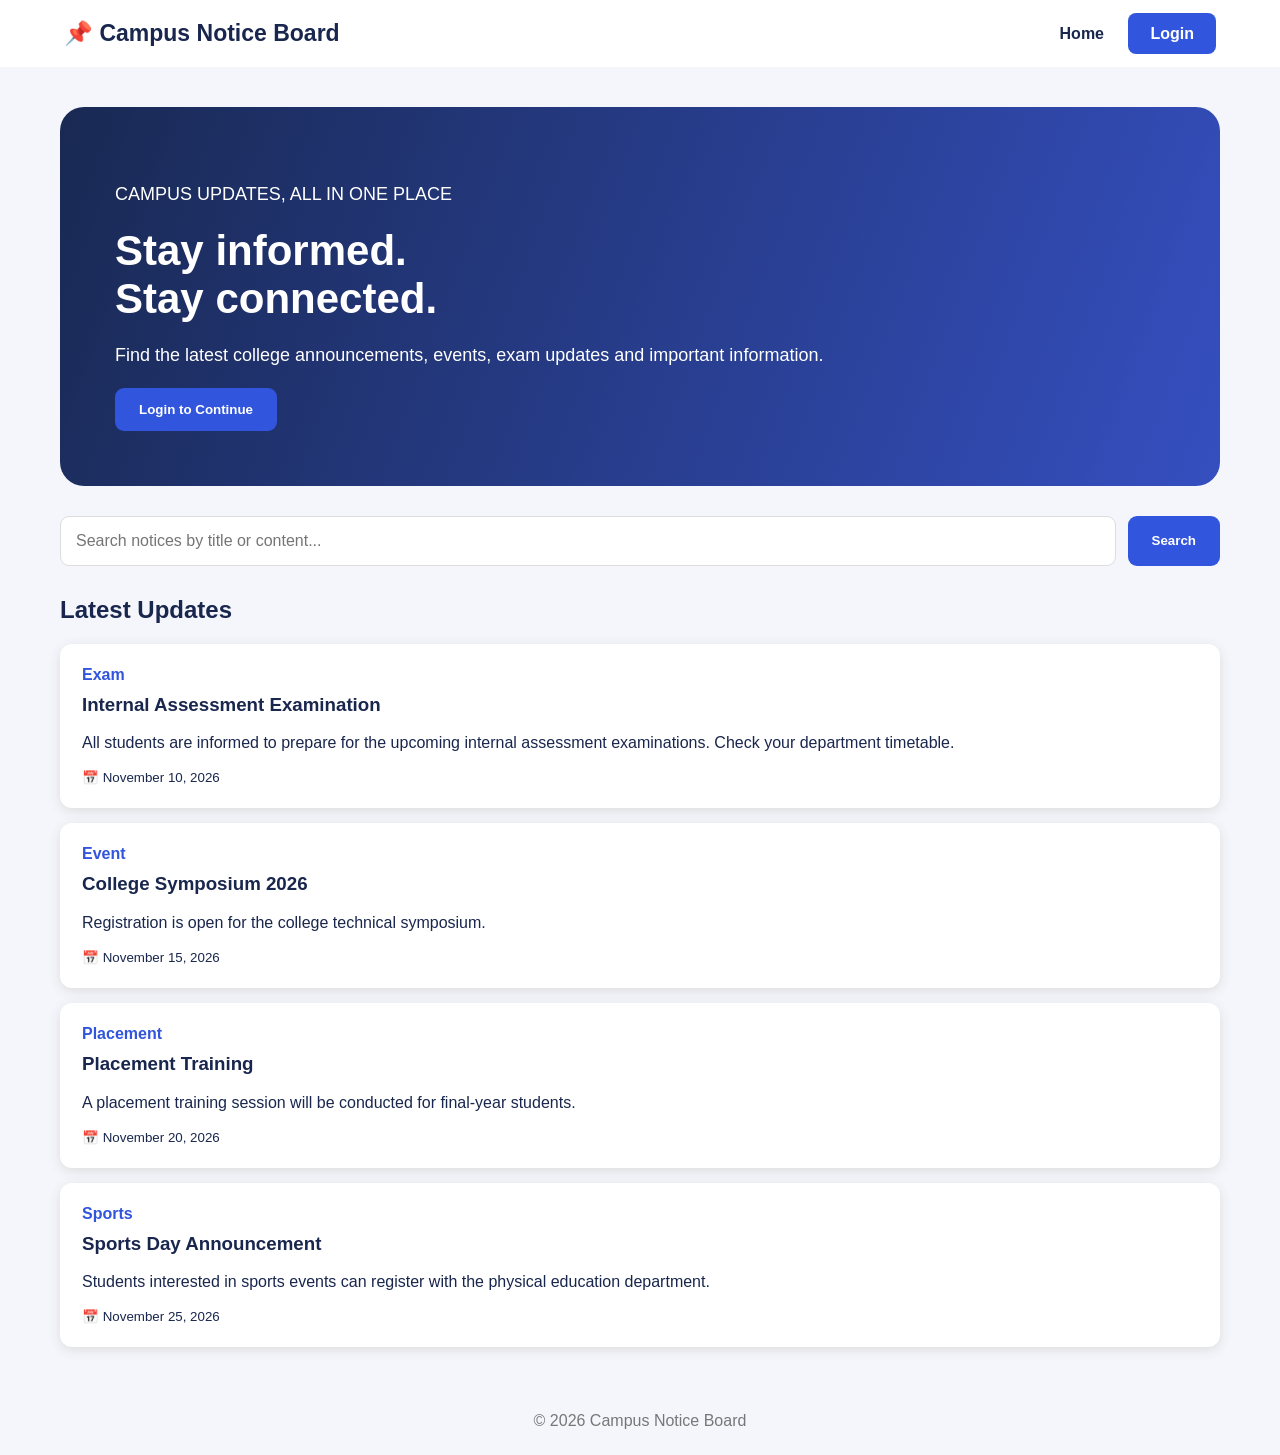
<file: index.html>
<!DOCTYPE html>
<html lang="en">
<head>
<meta charset="UTF-8">
<meta name="viewport" content="width=device-width, initial-scale=1.0">
<title>Campus Notice Board</title>

<style>
*{box-sizing:border-box}
body{margin:0;font-family:Arial,sans-serif;background:#f5f6fc;color:#19264d}

header{
    background:white;padding:20px 5%;
    display:flex;justify-content:space-between;align-items:center;
}
.brand{font-size:23px;font-weight:bold}
nav a{margin-left:20px;text-decoration:none;color:#19264d;font-weight:bold}

.login-btn{
    background:#3155dc;color:white;
    padding:12px 22px;border-radius:8px;
}

main{max-width:1200px;margin:40px auto;padding:0 20px}

.hero{
    background:linear-gradient(110deg,#192953,#354fc0);
    color:white;padding:55px;border-radius:24px;
}
.hero h1{font-size:42px;margin:15px 0}
.hero p{font-size:18px;line-height:1.6}

.search{display:flex;gap:12px;margin:30px 0}
input{padding:15px;border:1px solid #ddd;border-radius:9px;flex:1;font-size:16px}
button{background:#3155dc;color:white;border:0;padding:14px 24px;border-radius:9px;cursor:pointer;font-weight:bold}

.notice{
    background:white;padding:22px;margin:15px 0;
    border-radius:12px;box-shadow:0 3px 12px #ddd;
}
.notice h3{margin-top:10px}
.tag{color:#3155dc;font-weight:bold}
footer{text-align:center;padding:25px;color:#777}

@media(max-width:600px){
    header{flex-wrap:wrap;gap:15px}
    .hero{padding:30px}
    .hero h1{font-size:32px}
    nav a{margin-left:8px}
}
</style>
</head>

<body>

<header>
    <div class="brand">📌 Campus Notice Board</div>
    <nav>
        <a href="index.html">Home</a>
        <a href="login.html" class="login-btn">Login</a>
    </nav>
</header>

<main>

<section class="hero">
    <p>CAMPUS UPDATES, ALL IN ONE PLACE</p>
    <h1>Stay informed.<br>Stay connected.</h1>
    <p>Find the latest college announcements, events, exam updates and important information.</p>
    <a href="login.html">
        <button>Login to Continue</button>
    </a>
</section>

<div class="search">
    <input id="search" placeholder="Search notices by title or content..." oninput="showNotices()">
    <button onclick="showNotices()">Search</button>
</div>

<h2>Latest Updates</h2>
<div id="notices"></div>

</main>

<footer>
    © 2026 Campus Notice Board
</footer>

<script>
const notices=[
{
title:"Internal Assessment Examination",
category:"Exam",
date:"November 10, 2026",
content:"All students are informed to prepare for the upcoming internal assessment examinations. Check your department timetable."
},
{
title:"College Symposium 2026",
category:"Event",
date:"November 15, 2026",
content:"Registration is open for the college technical symposium."
},
{
title:"Placement Training",
category:"Placement",
date:"November 20, 2026",
content:"A placement training session will be conducted for final-year students."
},
{
title:"Sports Day Announcement",
category:"Sports",
date:"November 25, 2026",
content:"Students interested in sports events can register with the physical education department."
}
];

function showNotices(){
    const q=document.getElementById("search").value.toLowerCase();

    const filtered=notices.filter(n=>
        (n.title+" "+n.content+" "+n.category).toLowerCase().includes(q)
    );

    document.getElementById("notices").innerHTML=
    filtered.length?
    filtered.map(n=>`
        <div class="notice">
            <span class="tag">${n.category}</span>
            <h3>${n.title}</h3>
            <p>${n.content}</p>
            <small>📅 ${n.date}</small>
        </div>
    `).join("")
    :"<p>No notices found.</p>";
}

showNotices();
</script>

</body>
</html>
</file>
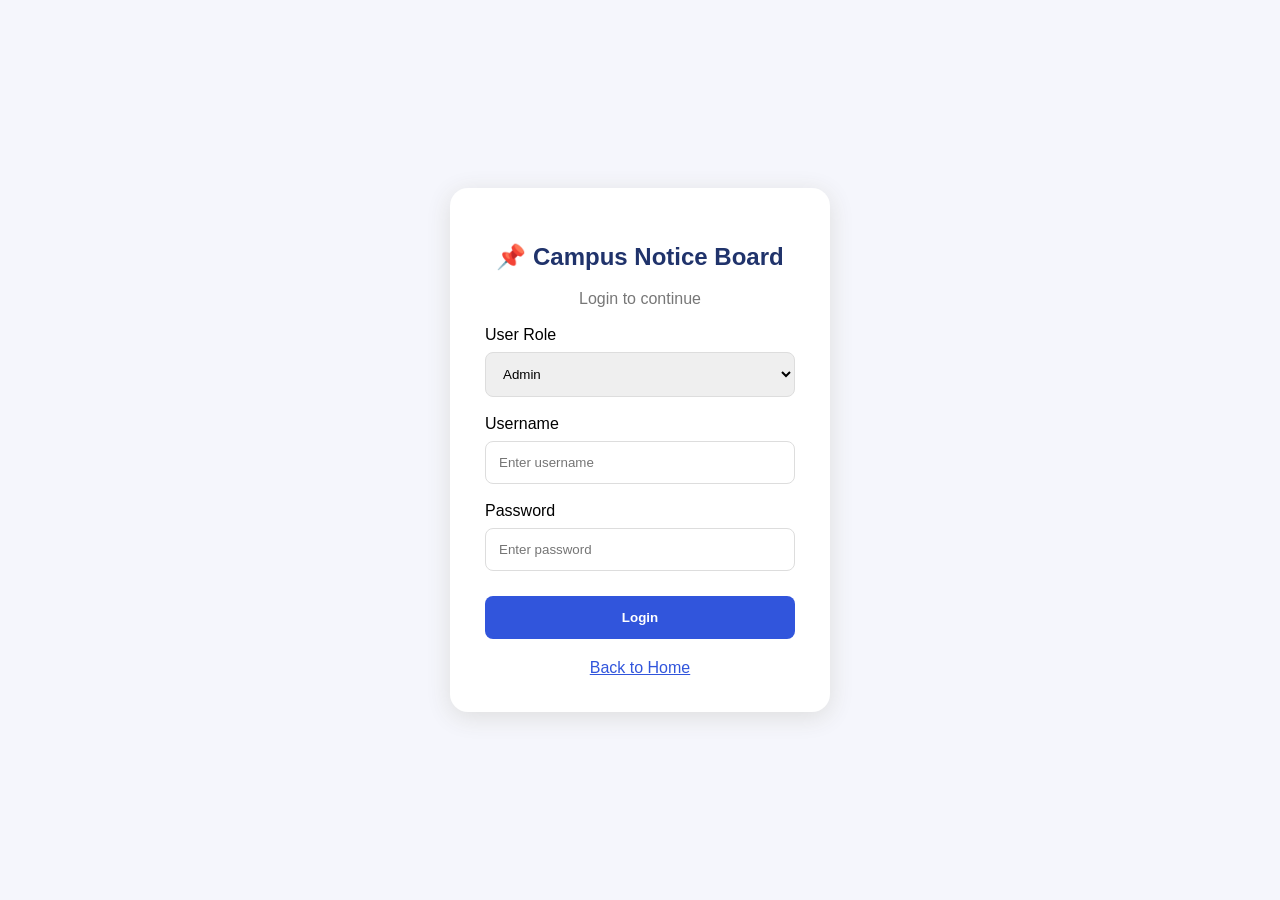
<file: login.html>
<!DOCTYPE html>
<html lang="en">
<head>
<meta charset="UTF-8">
<meta name="viewport" content="width=device-width, initial-scale=1.0">
<title>Login - Campus Notice Board</title>
<style>
*{box-sizing:border-box}
body{
    margin:0;
    font-family:Arial,sans-serif;
    background:#f5f6fc;
    display:flex;
    justify-content:center;
    align-items:center;
    min-height:100vh;
}
.login-box{
    background:white;
    width:380px;
    max-width:90%;
    padding:35px;
    border-radius:18px;
    box-shadow:0 5px 25px #ddd;
}
h2{text-align:center;color:#20336b}
p{text-align:center;color:#777}
label{display:block;margin-top:18px}
input,select{
    width:100%;
    padding:13px;
    margin-top:8px;
    border:1px solid #ddd;
    border-radius:8px;
}
button{
    width:100%;
    padding:14px;
    margin-top:25px;
    background:#3155dc;
    color:white;
    border:0;
    border-radius:8px;
    font-weight:bold;
    cursor:pointer;
}
a{display:block;text-align:center;margin-top:20px;color:#3155dc}
#message{text-align:center;color:red}
</style>
</head>
<body>

<div class="login-box">
    <h2>📌 Campus Notice Board</h2>
    <p>Login to continue</p>

    <form onsubmit="login(event)">
        <label>User Role</label>
        <select id="role">
            <option value="Admin">Admin</option>
            <option value="Faculty">Faculty</option>
            <option value="Student">Student</option>
        </select>

        <label>Username</label>
        <input type="text" id="username" placeholder="Enter username" required>

        <label>Password</label>
        <input type="password" id="password" placeholder="Enter password" required>

        <button type="submit">Login</button>
    </form>

    <p id="message"></p>
    <a href="index.html">Back to Home</a>
</div>

<script>
function login(event){
    event.preventDefault();

    const role=document.getElementById("role").value;
    const username=document.getElementById("username").value;
    const password=document.getElementById("password").value;

    if(username.trim()!=="" && password.trim()!==""){
        alert(role+" Login Successful! (Demo only)");
        window.location.href="index.html";
    }
}
</script>

</body>
</html>
</file>
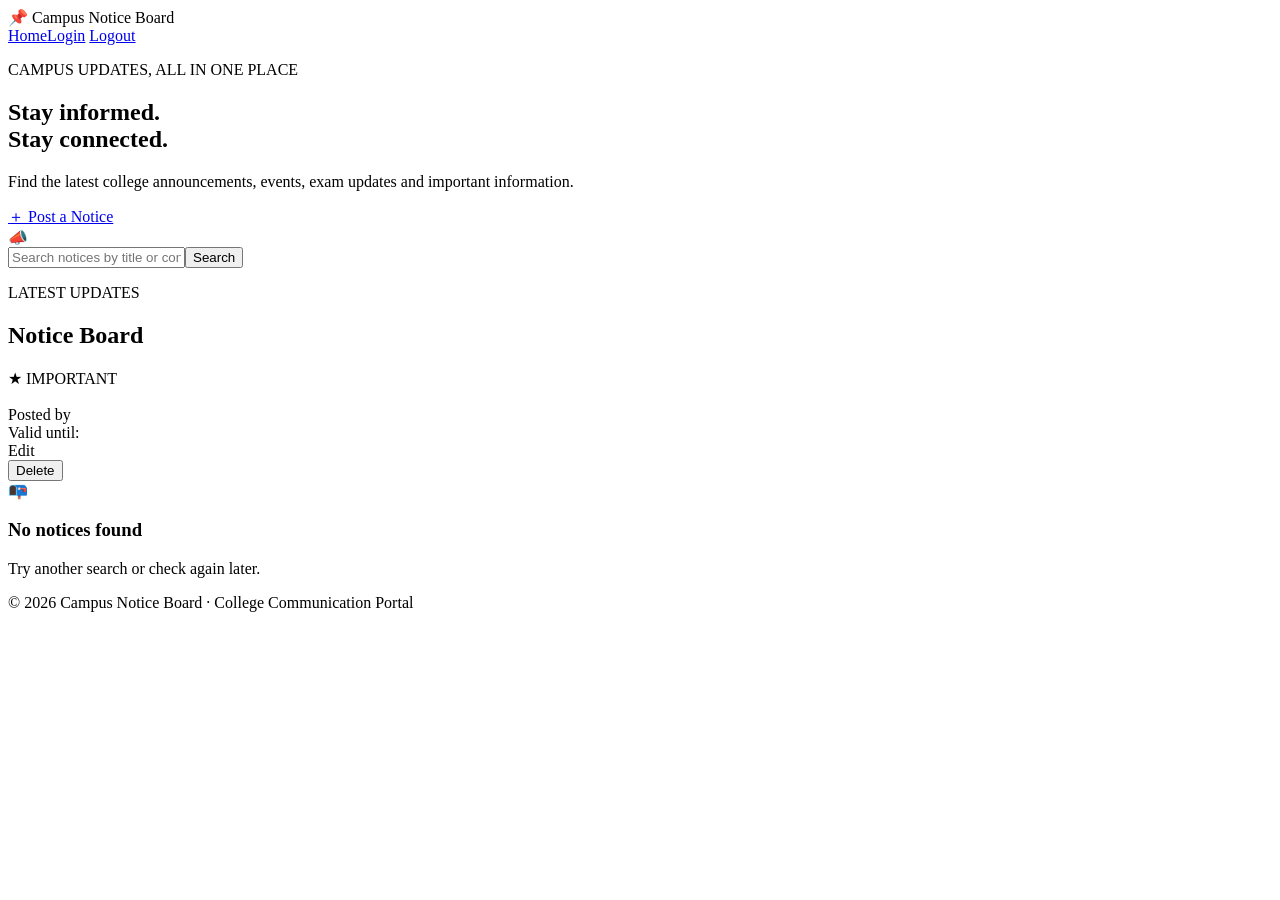
<file: Online-Notice-Board-Java/src/main/resources/templates/home.html>
<!DOCTYPE html>
<html xmlns:th="http://www.thymeleaf.org"><head><meta charset="UTF-8"><meta name="viewport" content="width=device-width, initial-scale=1">
<title>Campus Notice Board</title><link rel="stylesheet" th:href="@{/style.css}"></head>
<body><header><div class="brand">📌 Campus Notice Board</div><nav>
<a href="/">Home</a><span th:if="${username == null}"><a href="/login">Login</a></span>
<span th:if="${username != null}"><b th:text="${username}"></b> <a href="/logout">Logout</a></span></nav></header>
<main><section class="hero"><div><p class="eyebrow">CAMPUS UPDATES, ALL IN ONE PLACE</p><h1>Stay informed.<br><span>Stay connected.</span></h1>
<p>Find the latest college announcements, events, exam updates and important information.</p>
<div th:if="${role == 'ADMIN' or role == 'FACULTY'}"><a class="button" href="/notices/new">＋ Post a Notice</a></div></div>
<div class="hero-icon">📣</div></section>
<form class="search" method="get" action="/"><input name="q" th:value="${q}" placeholder="Search notices by title or content..."><button>Search</button></form>
<div class="section-heading"><div><p class="eyebrow">LATEST UPDATES</p><h2>Notice Board</h2></div><span class="count" th:text="${notices.size()} + ' notices'"></span></div>
<div class="notice-grid" th:if="${!notices.isEmpty()}">
<article class="notice-card" th:each="n : ${notices}">
<div class="card-top"><span class="category" th:text="${n.category}"></span><span class="important" th:if="${n.important}">★ IMPORTANT</span></div>
<h3 th:text="${n.title}"></h3><p class="notice-content" th:text="${n.content}"></p>
<div class="meta"><span>Posted by <b th:text="${n.postedBy}"></b></span><span th:text="${n.postedDate}"></span></div>
<div class="expiry" th:if="${n.expiryDate != null}">Valid until: <span th:text="${n.expiryDate}"></span></div>
<div class="actions" th:if="${role == 'ADMIN' or role == 'FACULTY'}"><a th:href="@{'/notices/edit/' + ${n.id}}">Edit</a>
<form th:if="${role == 'ADMIN'}" th:action="@{'/notices/delete/' + ${n.id}}" method="post"><button class="delete">Delete</button></form></div>
</article></div>
<div class="empty" th:if="${notices.isEmpty()}"><div>📭</div><h3>No notices found</h3><p>Try another search or check again later.</p></div>
</main><footer>© 2026 Campus Notice Board · College Communication Portal</footer></body></html>
</file>
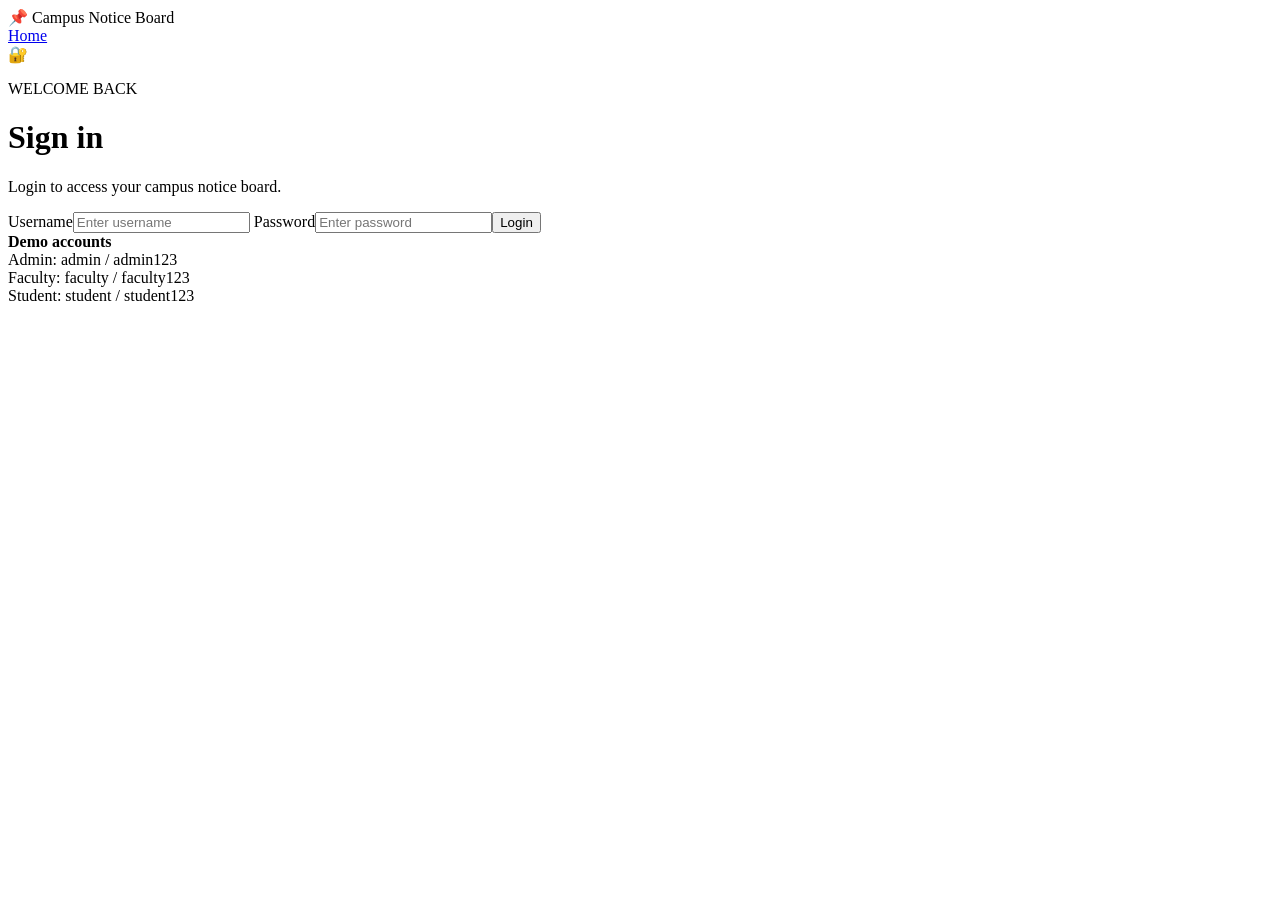
<file: Online-Notice-Board-Java/src/main/resources/templates/login.html>
<!DOCTYPE html><html xmlns:th="http://www.thymeleaf.org"><head><meta charset="UTF-8"><meta name="viewport" content="width=device-width, initial-scale=1"><title>Login - Notice Board</title><link rel="stylesheet" th:href="@{/style.css}"></head>
<body class="login-body"><header><div class="brand">📌 Campus Notice Board</div><nav><a href="/">Home</a></nav></header>
<main class="login-wrap"><div class="login-card"><div class="login-symbol">🔐</div><p class="eyebrow">WELCOME BACK</p><h1>Sign in</h1><p class="muted">Login to access your campus notice board.</p>
<p class="error" th:if="${error}" th:text="${error}"></p><form method="post" action="/login" class="login-form">
<label>Username</label><input name="username" required placeholder="Enter username">
<label>Password</label><input name="password" type="password" required placeholder="Enter password"><button class="button full">Login</button></form>
<div class="demo"><b>Demo accounts</b><br>Admin: admin / admin123<br>Faculty: faculty / faculty123<br>Student: student / student123</div></div></main></body></html>
</file>
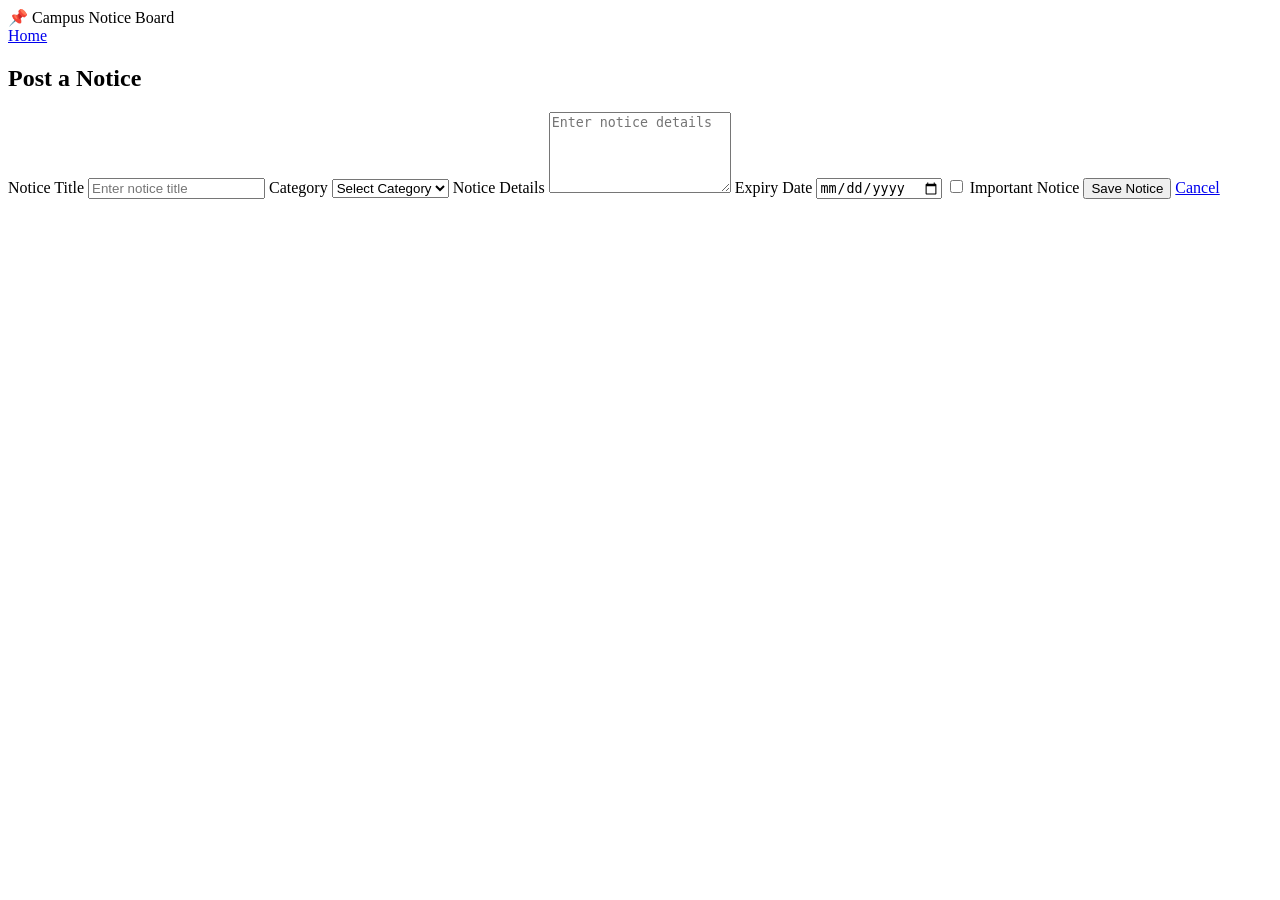
<file: Online-Notice-Board-Java/src/main/resources/templates/notice-form.html>
<!DOCTYPE html>
<html xmlns:th="http://www.thymeleaf.org">
<head>
    <meta charset="UTF-8">
    <title>Post Notice - Campus Notice Board</title>
    <link rel="stylesheet" th:href="@{/style.css}">
</head>
<body>

<header>
    <div class="brand">📌 Campus Notice Board</div>
    <a href="/">Home</a>
</header>

<main class="form-wrap">
    <div class="form-card">
        <h2>Post a Notice</h2>

        <form th:object="${notice}"
              th:action="${notice.id == null ? '/notices' : '/notices/' + notice.id}"
              method="post">

            <label>Notice Title</label>
            <input type="text" th:field="*{title}"
                   placeholder="Enter notice title" required>

            <label>Category</label>
            <select th:field="*{category}" required>
                <option value="">Select Category</option>
                <option value="General">General</option>
                <option value="Event">Event</option>
                <option value="Exam">Exam</option>
                <option value="Placement">Placement</option>
                <option value="Sports">Sports</option>
            </select>

            <label>Notice Details</label>
            <textarea th:field="*{content}"
                      placeholder="Enter notice details"
                      rows="5" required></textarea>

            <label>Expiry Date</label>
            <input type="date" th:field="*{expiryDate}">

            <label class="check">
                <input type="checkbox" th:field="*{important}">
                Important Notice
            </label>

            <button type="submit" class="button">Save Notice</button>
            <a href="/" class="cancel">Cancel</a>

        </form>
    </div>
</main>

</body>
</html>
</file>
